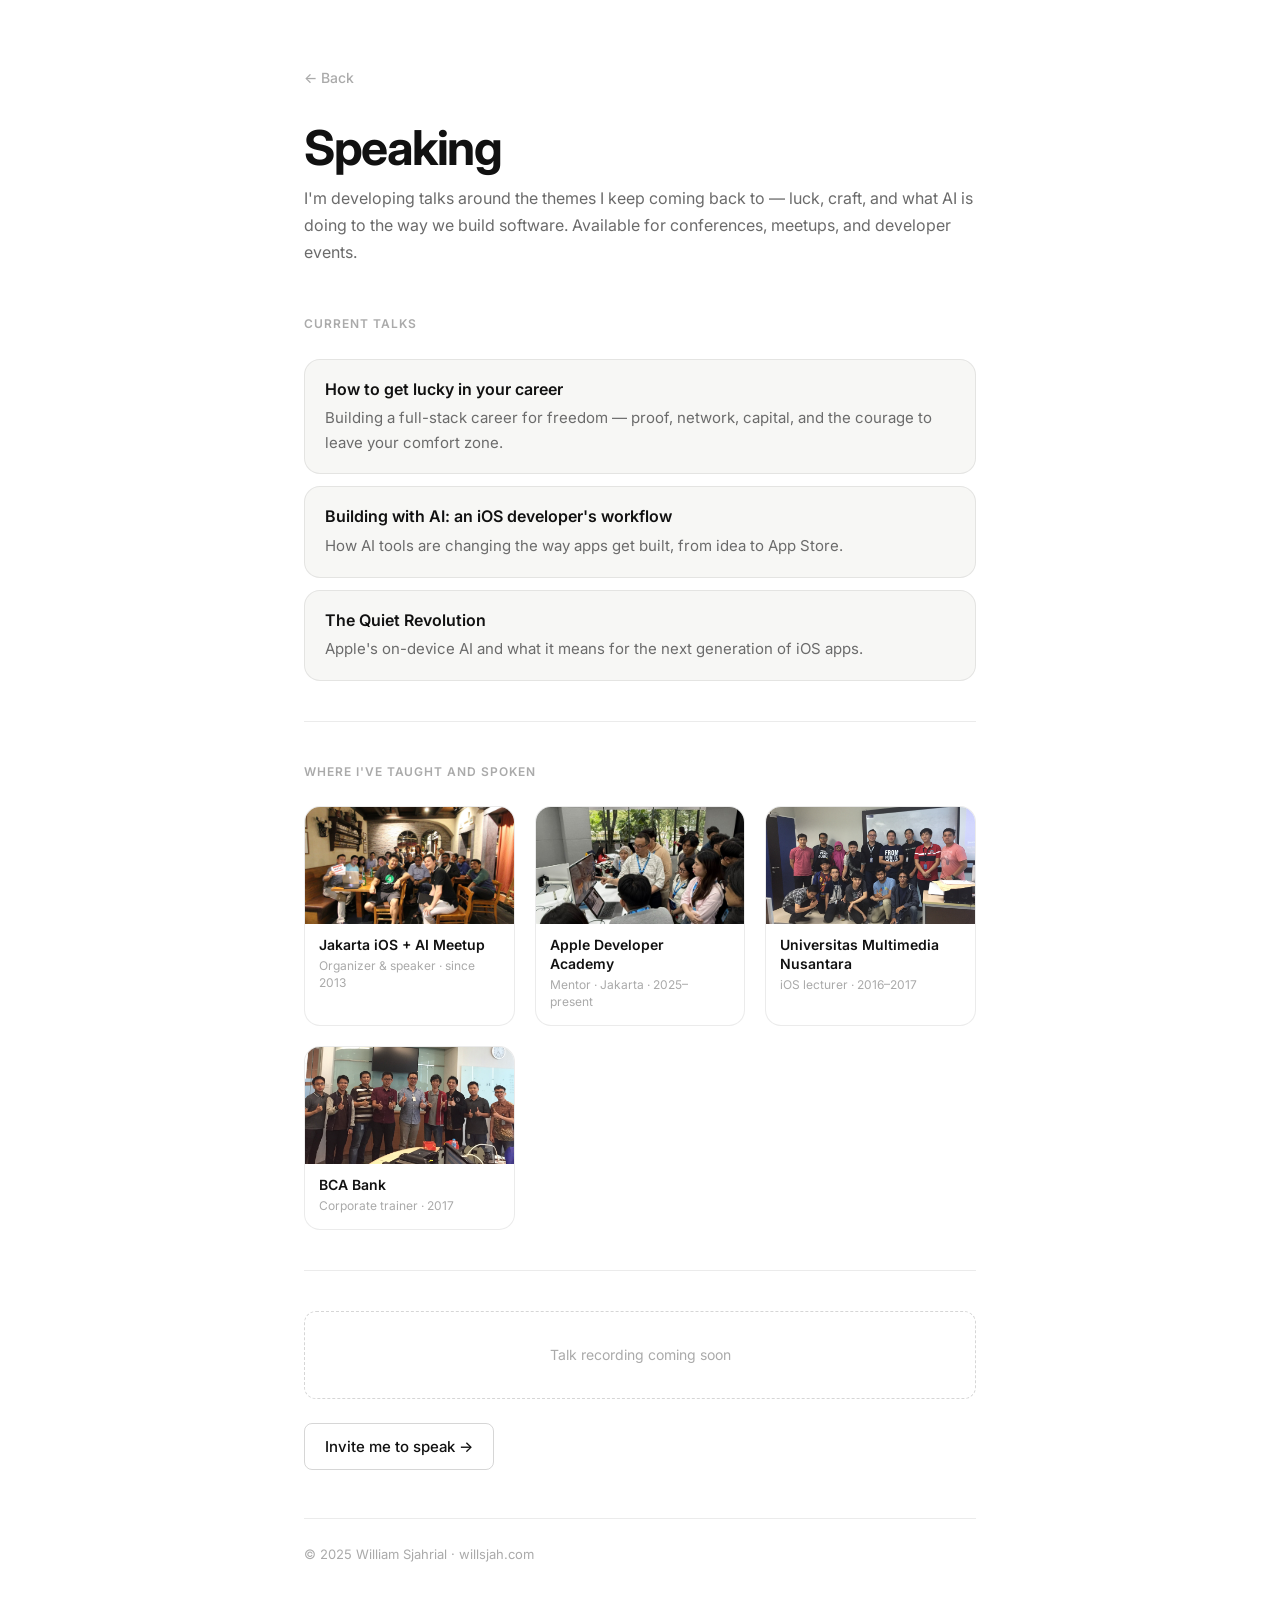
<file: speaking.html>
<!DOCTYPE html>
<html lang="en">
<head>
  <meta charset="UTF-8">
  <meta name="viewport" content="width=device-width, initial-scale=1.0">
  <title>Speaking · William Sjahrial</title>
  <link rel="stylesheet" href="style.css">
</head>
<body>

  <main class="container">

    <div class="page-header">
      <a href="index.html" class="back">← Back</a>
      <h1>Speaking</h1>
      <p>I'm developing talks around the themes I keep coming back to — luck, craft, and what AI is doing to the way we build software. Available for conferences, meetups, and developer events.</p>
    </div>

    <!-- TALKS -->
    <p class="section-label">Current talks</p>
    <div class="talk-list" style="margin-bottom: 2.5rem;">

      <div class="talk-item">
        <p class="talk-title">How to get lucky in your career</p>
        <p class="talk-desc">Building a full-stack career for freedom — proof, network, capital, and the courage to leave your comfort zone.</p>
      </div>

      <div class="talk-item">
        <p class="talk-title">Building with AI: an iOS developer's workflow</p>
        <p class="talk-desc">How AI tools are changing the way apps get built, from idea to App Store.</p>
      </div>

      <div class="talk-item">
        <p class="talk-title">The Quiet Revolution</p>
        <p class="talk-desc">Apple's on-device AI and what it means for the next generation of iOS apps.</p>
      </div>

    </div>

    <hr class="divider" style="margin: 0 0 2.5rem;">

    <!-- VENUES -->
    <p class="section-label">Where I've taught and spoken</p>
    <div class="venue-grid" style="margin-bottom: 2.5rem;">

      <div class="venue-card">
        <div class="card-img">
          <img src="assets/speaking/meetup.jpg" alt="Jakarta iOS + AI Meetup" onerror="this.parentElement.classList.add('no-img')">
        </div>
        <div class="card-body">
          <p class="card-title">Jakarta iOS + AI Meetup</p>
          <p class="card-sub">Organizer & speaker · since 2013</p>
        </div>
      </div>

      <div class="venue-card">
        <div class="card-img">
          <img src="assets/work/academy.jpg" alt="Apple Developer Academy" onerror="this.parentElement.classList.add('no-img')">
        </div>
        <div class="card-body">
          <p class="card-title">Apple Developer Academy</p>
          <p class="card-sub">Mentor · Jakarta · 2025–present</p>
        </div>
      </div>

      <div class="venue-card">
        <div class="card-img">
          <img src="assets/speaking/umn.jpg" alt="Universitas Multimedia Nusantara" onerror="this.parentElement.classList.add('no-img')">
        </div>
        <div class="card-body">
          <p class="card-title">Universitas Multimedia Nusantara</p>
          <p class="card-sub">iOS lecturer · 2016–2017</p>
        </div>
      </div>

      <div class="venue-card">
        <div class="card-img">
          <img src="assets/speaking/bca.jpg" alt="BCA Bank" onerror="this.parentElement.classList.add('no-img')">
        </div>
        <div class="card-body">
          <p class="card-title">BCA Bank</p>
          <p class="card-sub">Corporate trainer · 2017</p>
        </div>
      </div>

    </div>

    <hr class="divider" style="margin: 0 0 2.5rem;">

    <!-- CTA -->
    <div class="video-placeholder">
      <p>Talk recording coming soon</p>
    </div>

    <a class="cta-btn" href="mailto:will@willsjah.com?subject=Speaking invitation">Invite me to speak →</a>

    <footer>
      <p>© 2025 William Sjahrial · <a href="index.html" style="color: var(--text-3); text-decoration:none;">willsjah.com</a></p>
    </footer>

  </main>

  <script src="main.js"></script>
</body>
</html>
</file>
<file: style.css>
/* ============================================================
   willsjah.com
   Inter only. 4-size scale. Easlo/Notion-matched.
   Scale: 12 / 16 / 18 / 32 / 48
   ============================================================ */

@import url('https://fonts.googleapis.com/css2?family=Inter:wght@400;500;600;700&display=swap');

:root {
  --bg:         #ffffff;
  --bg-card:    #f7f7f5;
  --bg-hover:   #efefed;
  --border:     rgba(0,0,0,0.08);
  --border-mid: rgba(0,0,0,0.16);
  --text-1:     #111111;
  --text-2:     #6b6b6b;
  --text-3:     #aaaaaa;
  --accent:     #2563eb;
  --radius-sm:  8px;
  --radius-md:  12px;
  --radius-lg:  16px;
  --max-w:      720px;
  --font:       'Inter', system-ui, -apple-system, sans-serif;
}

*, *::before, *::after { box-sizing: border-box; margin: 0; padding: 0; }

html { font-size: 16px; scroll-behavior: smooth; }

body {
  background: var(--bg);
  color: var(--text-1);
  font-family: var(--font);
  font-weight: 400;
  font-size: 16px;
  line-height: 1.7;
  -webkit-font-smoothing: antialiased;
}

/* ── LAYOUT ── */
.container {
  max-width: var(--max-w);
  margin: 0 auto;
  padding: 4rem 1.5rem 4rem;
}

section { padding: 0; }

.divider {
  border: none;
  border-top: 1px solid var(--border);
  margin: 3rem 0;
}

/* ── LABELS ── */
.section-label {
  font-size: 12px;
  font-weight: 600;
  letter-spacing: 0.08em;
  text-transform: uppercase;
  color: var(--text-3);
  margin-bottom: 1.5rem;
}

.section-intro {
  font-size: 16px;
  color: var(--text-2);
  margin-bottom: 2rem;
  line-height: 1.7;
}

/* ── HERO ── */
.hero {
  display: flex;
  align-items: center;
  gap: 2rem;
}

.hero-photo {
  width: 144px;
  height: 144px;
  border-radius: 50%;
  overflow: hidden;
  background: var(--bg-card);
  border: 1px solid var(--border);
  flex-shrink: 0;
  position: relative;
  display: flex;
  align-items: center;
  justify-content: center;
}

.hero-photo img {
  width: 100%;
  height: 100%;
  object-fit: cover;
}

.photo-placeholder {
  font-size: 28px;
  font-weight: 700;
  color: var(--text-3);
  position: absolute;
}

.hero-photo img + .photo-placeholder { display: none; }

.hero-text h1 {
  font-size: 32px;
  font-weight: 700;
  color: var(--text-1);
  margin-bottom: 8px;
  line-height: 1.2;
  letter-spacing: -0.02em;
}

.tagline {
  font-size: 16px;
  font-weight: 400;
  color: var(--text-2);
  line-height: 1.65;
  margin-bottom: 1.25rem;
}

.hero-links {
  display: flex;
  gap: 8px;
  flex-wrap: wrap;
}

.hero-links a {
  font-size: 14px;
  font-weight: 500;
  color: var(--text-2);
  text-decoration: none;
  border: 1px solid var(--border-mid);
  border-radius: var(--radius-sm);
  padding: 6px 14px;
  transition: border-color 0.15s, color 0.15s, background 0.15s;
}

.hero-links a:hover {
  border-color: var(--text-1);
  color: var(--text-1);
  background: var(--bg-card);
}

/* ── BIO ── */
.bio p {
  font-size: 16px;
  color: var(--text-2);
  line-height: 1.8;
}

/* ── NOW ── */
.now-list {
  list-style: none;
  display: flex;
  flex-direction: column;
  gap: 10px;
}

.now-list li {
  font-size: 16px;
  color: var(--text-2);
  padding-left: 1rem;
  position: relative;
  line-height: 1.6;
}

.now-list li::before {
  content: '';
  position: absolute;
  left: 0;
  top: 10px;
  width: 5px;
  height: 5px;
  border-radius: 50%;
  background: var(--text-3);
}

/* ── WORK GRID ── */
.work-grid {
  display: grid;
  grid-template-columns: repeat(3, minmax(0, 1fr));
  gap: 20px;
}

.work-card {
  background: var(--bg);
  border: 1px solid var(--border);
  border-radius: var(--radius-lg);
  overflow: hidden;
  cursor: pointer;
  transition: border-color 0.15s, transform 0.15s, box-shadow 0.15s;
}

.work-card:hover {
  border-color: var(--border-mid);
  transform: translateY(-2px);
  box-shadow: 0 4px 16px rgba(0,0,0,0.06);
}

.card-img {
  width: 100%;
  aspect-ratio: 16 / 9;
  overflow: hidden;
  background: var(--bg-hover);
}

.card-img img {
  width: 100%;
  height: 100%;
  object-fit: cover;
  display: block;
}

.card-body { padding: 14px 16px 16px; }

.card-title {
  font-size: 15px;
  font-weight: 600;
  color: var(--text-1);
  margin-bottom: 4px;
  line-height: 1.4;
}

.card-sub {
  font-size: 13px;
  font-weight: 400;
  color: var(--text-3);
  line-height: 1.4;
}

.badge {
  display: inline-block;
  margin-top: 8px;
  font-size: 11px;
  font-weight: 600;
  padding: 3px 9px;
  border-radius: 20px;
  background: rgba(37,99,235,0.08);
  color: var(--accent);
  letter-spacing: 0.03em;
}

.see-all {
  display: inline-block;
  margin-top: 20px;
  font-size: 15px;
  font-weight: 500;
  color: var(--text-2);
  text-decoration: none;
  border-bottom: 1px solid var(--border-mid);
  padding-bottom: 2px;
  transition: color 0.15s, border-color 0.15s;
}

.see-all:hover {
  color: var(--text-1);
  border-color: var(--text-1);
}

/* ── SPEAKING ── */
.talk-list {
  display: flex;
  flex-direction: column;
  gap: 12px;
}

.talk-item {
  padding: 18px 20px;
  background: var(--bg-card);
  border: 1px solid var(--border);
  border-radius: var(--radius-lg);
}

.talk-title {
  font-size: 16px;
  font-weight: 600;
  color: var(--text-1);
  margin-bottom: 6px;
  line-height: 1.4;
}

.talk-desc {
  font-size: 15px;
  font-weight: 400;
  color: var(--text-2);
  line-height: 1.65;
}

.speaking-meta {
  margin-top: 16px;
  display: flex;
  gap: 8px;
  flex-wrap: wrap;
}

.meta-tag {
  font-size: 13px;
  font-weight: 500;
  padding: 5px 12px;
  border: 1px solid var(--border-mid);
  border-radius: 20px;
  color: var(--text-3);
}

/* ── SPEAKING VENUES ── */
.venue-grid {
  display: grid;
  grid-template-columns: repeat(3, minmax(0, 1fr));
  gap: 20px;
  margin-top: 1.5rem;
}

.venue-card {
  background: var(--bg);
  border: 1px solid var(--border);
  border-radius: var(--radius-lg);
  overflow: hidden;
}

.venue-card .card-img {
  width: 100%;
  aspect-ratio: 16 / 9;
  overflow: hidden;
  background: var(--bg-hover);
}

.venue-card .card-img img {
  width: 100%;
  height: 100%;
  object-fit: cover;
  display: block;
}

.venue-card .card-body {
  padding: 12px 14px 14px;
}

.venue-card .card-title {
  font-size: 14px;
  font-weight: 600;
  color: var(--text-1);
  margin-bottom: 3px;
  line-height: 1.35;
}

.venue-card .card-sub {
  font-size: 12px;
  color: var(--text-3);
}

.video-placeholder {
  margin-top: 1.5rem;
  height: 88px;
  border: 1px dashed var(--border-mid);
  border-radius: var(--radius-md);
  display: flex;
  align-items: center;
  justify-content: center;
}

.video-placeholder p {
  font-size: 14px;
  font-weight: 400;
  color: var(--text-3);
}

.cta-btn {
  display: inline-block;
  margin-top: 1.5rem;
  font-size: 15px;
  font-weight: 500;
  color: var(--text-1);
  text-decoration: none;
  border: 1px solid var(--border-mid);
  border-radius: var(--radius-sm);
  padding: 10px 20px;
  transition: background 0.15s, border-color 0.15s;
}

.cta-btn:hover {
  background: var(--bg-card);
  border-color: var(--text-1);
}

/* ── TIMELINE ── */
.timeline {
  display: flex;
  flex-direction: column;
}

.timeline-item {
  display: flex;
  gap: 1.25rem;
}

.timeline-marker {
  display: flex;
  flex-direction: column;
  align-items: center;
  flex-shrink: 0;
  padding-top: 5px;
}

.tl-dot {
  width: 9px;
  height: 9px;
  border-radius: 50%;
  background: var(--bg);
  border: 2px solid var(--border-mid);
  flex-shrink: 0;
}

.tl-line {
  width: 1px;
  flex: 1;
  background: var(--border);
  margin: 5px 0;
  min-height: 20px;
}

.timeline-content {
  padding-bottom: 2rem;
}

.tl-period {
  font-size: 13px;
  font-weight: 400;
  color: var(--text-3);
  margin-bottom: 2px;
}

.tl-place {
  font-size: 16px;
  font-weight: 600;
  color: var(--text-1);
  margin-bottom: 4px;
  line-height: 1.3;
}

.tl-note {
  font-size: 15px;
  font-weight: 400;
  color: var(--text-2);
  line-height: 1.65;
  margin-bottom: 10px;
}

.photo-strip {
  display: flex;
  gap: 8px;
}

.photo-thumb {
  width: 120px;
  height: 90px;
  border-radius: var(--radius-sm);
  overflow: hidden;
  background: var(--bg-hover);
  border: 1px solid var(--border);
}

.photo-thumb img {
  width: 100%;
  height: 100%;
  object-fit: cover;
  display: block;
}

.photo-thumb.life-thumb {
  cursor: pointer;
  transition: opacity 0.15s, transform 0.15s;
}

.photo-thumb.life-thumb:hover {
  opacity: 0.85;
  transform: scale(1.04);
}

/* ── CONTACT ── */
.contact {
  padding: 0.5rem 0;
}

.contact p {
  font-size: 16px;
  font-weight: 400;
  color: var(--text-2);
  margin-bottom: 8px;
}

.contact a {
  font-size: 28px;
  font-weight: 700;
  color: var(--text-1);
  text-decoration: none;
  letter-spacing: -0.02em;
  border-bottom: 2px solid var(--border-mid);
  transition: color 0.15s;
}

.contact a:hover { color: var(--accent); }

footer {
  margin-top: 3rem;
  padding-top: 1.5rem;
  border-top: 1px solid var(--border);
}

footer p {
  font-size: 13px;
  font-weight: 400;
  color: var(--text-3);
}

/* ── MODAL ── */
.modal-overlay {
  display: none;
  position: fixed;
  inset: 0;
  background: rgba(0,0,0,0.3);
  z-index: 200;
  align-items: center;
  justify-content: center;
  padding: 1.5rem;
  backdrop-filter: blur(8px);
  -webkit-backdrop-filter: blur(8px);
}

.modal-overlay.open { display: flex; }

.modal {
  background: var(--bg);
  border: 1px solid var(--border-mid);
  border-radius: var(--radius-lg);
  max-width: 540px;
  width: 100%;
  padding: 2rem;
  position: relative;
  animation: modalIn 0.18s ease;
}

@keyframes modalIn {
  from { opacity: 0; transform: translateY(8px); }
  to   { opacity: 1; transform: translateY(0); }
}

.modal-close {
  position: absolute;
  top: 18px;
  right: 20px;
  background: none;
  border: none;
  color: var(--text-3);
  font-size: 18px;
  cursor: pointer;
  line-height: 1;
  padding: 2px 4px;
  transition: color 0.15s;
}

.modal-close:hover { color: var(--text-1); }

.modal-img-wrap {
  width: 100%;
  aspect-ratio: 16/9;
  border-radius: var(--radius-md);
  overflow: hidden;
  background: var(--bg-hover);
  margin-bottom: 1.5rem;
}

.modal-img-wrap img {
  width: 100%;
  height: 100%;
  object-fit: cover;
  display: block;
}

.modal-img-placeholder {
  width: 100%;
  height: 100%;
  background: var(--bg-hover);
}

/* ── MODAL THUMBNAILS ── */
.modal-thumb-strip {
  display: flex;
  gap: 8px;
  margin-bottom: 1.25rem;
  flex-wrap: wrap;
}

.modal-thumb {
  width: 72px;
  height: 48px;
  border-radius: var(--radius-sm);
  overflow: hidden;
  cursor: pointer;
  border: 2px solid transparent;
  flex-shrink: 0;
  transition: border-color 0.15s, opacity 0.15s;
  opacity: 0.55;
}

.modal-thumb img {
  width: 100%;
  height: 100%;
  object-fit: cover;
  display: block;
}

.modal-thumb:hover {
  opacity: 0.85;
}

.modal-thumb.active {
  border-color: var(--text-1);
  opacity: 1;
}

.modal-title {
  font-size: 20px;
  font-weight: 700;
  color: var(--text-1);
  margin-bottom: 6px;
  line-height: 1.3;
  letter-spacing: -0.01em;
}

.modal-meta {
  font-size: 13px;
  font-weight: 400;
  color: var(--text-3);
  margin-bottom: 14px;
  line-height: 1.5;
}

.modal-body {
  font-size: 15px;
  font-weight: 400;
  color: var(--text-2);
  line-height: 1.8;
}

/* ── PAGE HEADER ── */
.page-header {
  margin-bottom: 3rem;
}

.page-header a.back {
  font-size: 14px;
  font-weight: 500;
  color: var(--text-3);
  text-decoration: none;
  display: inline-flex;
  align-items: center;
  gap: 4px;
  margin-bottom: 2rem;
  transition: color 0.15s;
}

.page-header a.back:hover { color: var(--text-2); }

.page-header h1 {
  font-size: 48px;
  font-weight: 700;
  color: var(--text-1);
  margin-bottom: 10px;
  line-height: 1.1;
  letter-spacing: -0.03em;
}

.page-header p {
  font-size: 16px;
  font-weight: 400;
  color: var(--text-2);
  line-height: 1.7;
}

/* ── PROJECTS PAGE ── */
.projects-grid {
  display: grid;
  grid-template-columns: repeat(3, minmax(0, 1fr));
  gap: 20px;
}

/* ── LIFE PAGE ── */
.life-chapter {
  margin-bottom: 4rem;
}

.life-chapter-header {
  margin-bottom: 1.5rem;
}

.life-chapter-header .tl-period {
  font-size: 13px;
  font-weight: 400;
  color: var(--text-3);
  margin-bottom: 4px;
}

.life-chapter-header .tl-place {
  font-size: 28px;
  font-weight: 700;
  color: var(--text-1);
  margin-bottom: 10px;
  line-height: 1.2;
  letter-spacing: -0.02em;
}

.life-story {
  font-size: 16px;
  font-weight: 400;
  color: var(--text-2);
  line-height: 1.8;
  margin-bottom: 1rem;
}

.life-photo-grid {
  display: grid;
  grid-template-columns: repeat(auto-fill, minmax(180px, 1fr));
  gap: 12px;
  margin-top: 1.25rem;
}

.life-photo {
  aspect-ratio: 4/3;
  border-radius: var(--radius-md);
  overflow: hidden;
  background: var(--bg-hover);
  border: 1px solid var(--border);
}

.life-photo img {
  width: 100%;
  height: 100%;
  object-fit: cover;
  display: block;
  transition: transform 0.3s ease;
}

.life-photo:hover img { transform: scale(1.04); }
.life-photo.no-img { opacity: 0.2; }

/* ── RESPONSIVE ── */
@media (max-width: 600px) {
  .container { padding: 2.5rem 1.25rem 3rem; }
  .hero { flex-direction: column; align-items: center; text-align: center; gap: 1.5rem; }
  .hero-links { justify-content: center; }
  .hero-photo { width: 100px; height: 100px; }
  .hero-text h1 { font-size: 26px; }
  .work-grid, .projects-grid, .venue-grid { grid-template-columns: repeat(2, minmax(0, 1fr)); gap: 12px; }
  .page-header h1 { font-size: 36px; }
  .contact a { font-size: 22px; }
}

@media (max-width: 400px) {
  .work-grid, .projects-grid { grid-template-columns: 1fr; }
}
</file>
